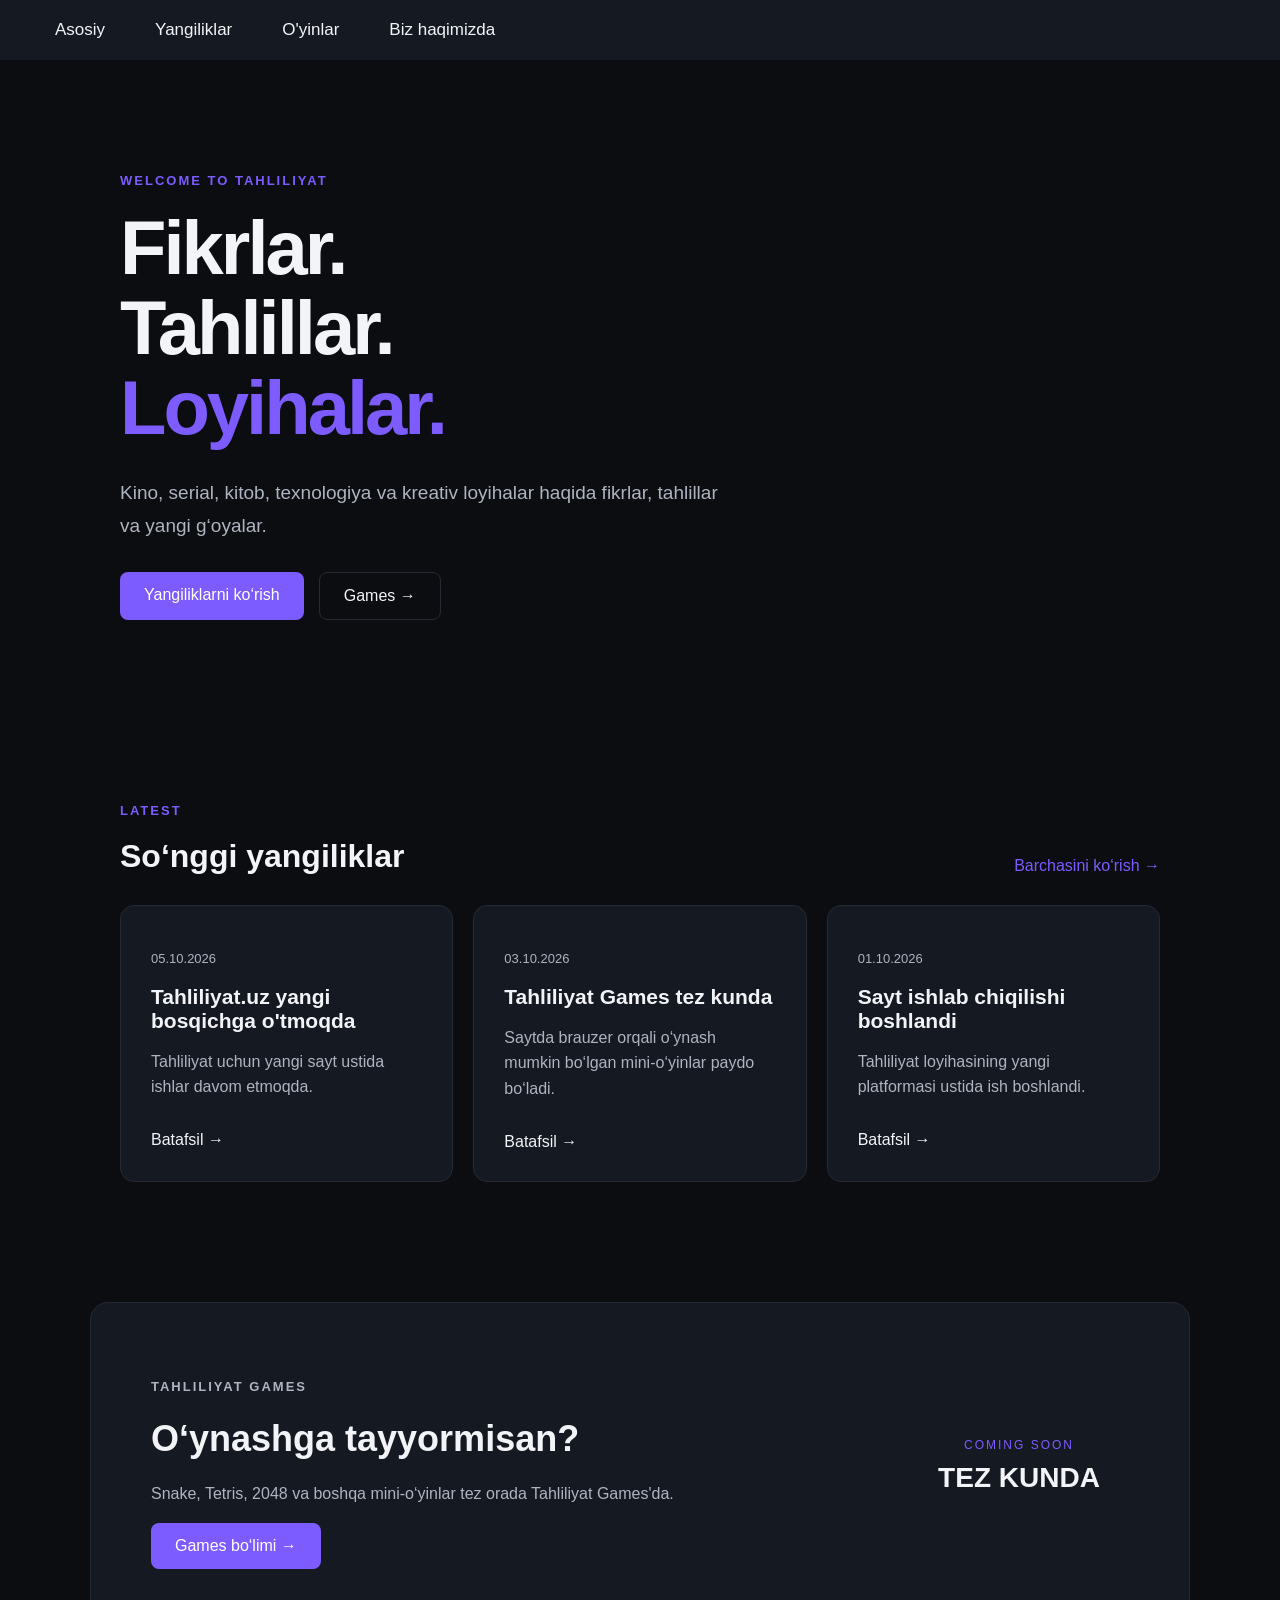
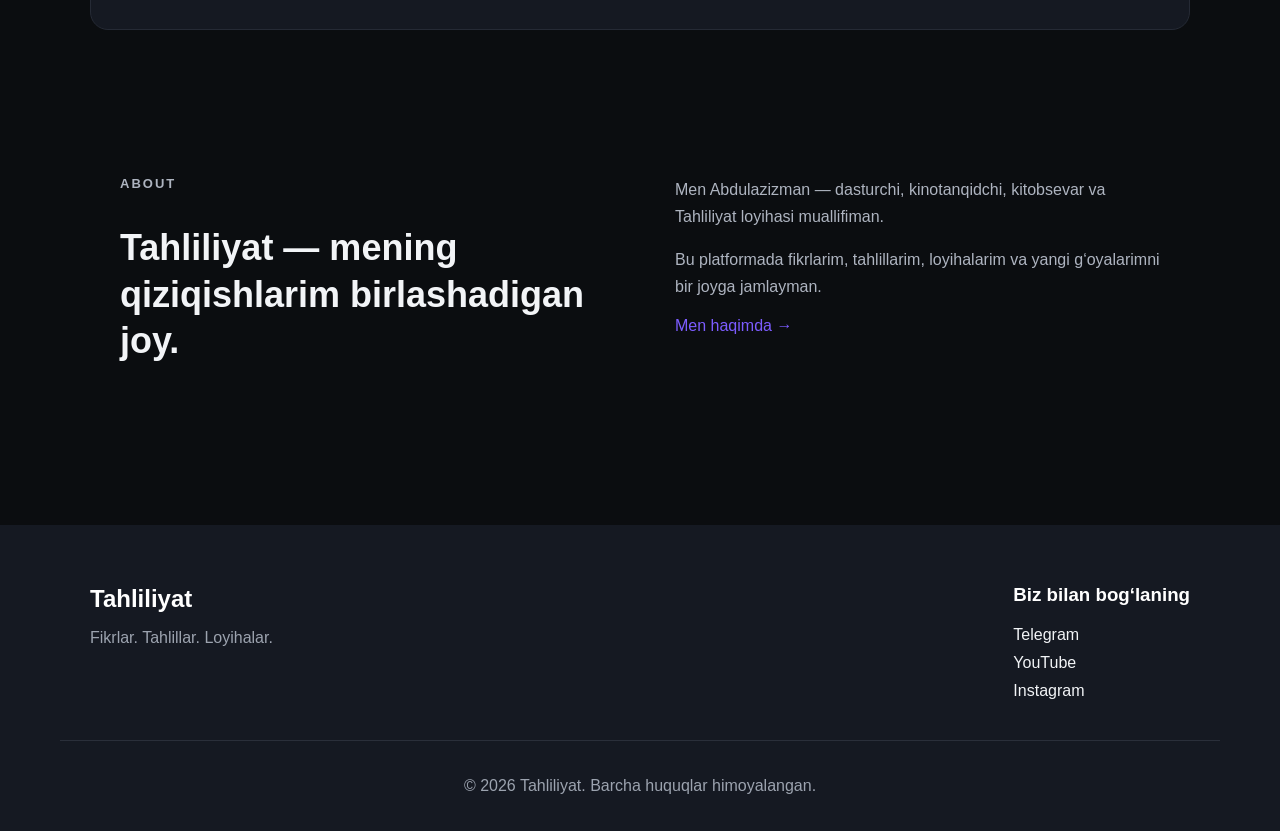
<file: index.html>
<!DOCTYPE html>
<html lang="en">
<head>
    <meta charset="UTF-8">
    <meta name="viewport" content="width=device-width, initial-scale=1.0">
    <title>Tahliliyat</title>
    <link rel="stylesheet" href="style.css">
</head>
<body>
   <!-- NAVBAR -->
    <nav>
        <ul>
            <li><a href="index.html">Asosiy</a></li>
            <li><a href="news.html">Yangiliklar</a></li>
            <li><a href="games/index.html">O'yinlar</a></li>
            <li><a href="contact.html">Biz haqimizda</a></li>
        </ul>
    </nav>

 <!-- HERO -->

    <section class="hero">

        <div class="hero-content">

            <p class="hero-label">WELCOME TO TAHLILIYAT</p>

            <h1>
                Fikrlar.<br>
                Tahlillar.<br>
                <span>Loyihalar.</span>
            </h1>

            <p class="hero-description">
                Kino, serial, kitob, texnologiya va kreativ loyihalar
                haqida fikrlar, tahlillar va yangi g‘oyalar.
            </p>

            <div class="hero-buttons">
                <a href="news.html" class="btn primary-btn">
                    Yangiliklarni ko‘rish
                </a>

                <a href="games/index.html" class="btn secondary-btn">
                    Games →
                </a>
            </div>

        </div>

    </section>


    <!-- LATEST NEWS -->

    <section class="home-section">

        <div class="section-header">
            <div>
                <p class="section-label">LATEST</p>
                <h2>So‘nggi yangiliklar</h2>
            </div>

            <a href="news.html">Barchasini ko‘rish →</a>
        </div>


        <div class="news-preview">

            <article class="home-news-card">

                <p class="news-date">05.10.2026</p>

                <h3>
                    Tahliliyat.uz yangi bosqichga o'tmoqda
                </h3>

                <p>
                    Tahliliyat uchun yangi sayt ustida ishlar
                    davom etmoqda.
                </p>

                <a href="news.html">Batafsil →</a>

            </article>


            <article class="home-news-card">

                <p class="news-date">03.10.2026</p>

                <h3>
                    Tahliliyat Games tez kunda
                </h3>

                <p>
                    Saytda brauzer orqali o‘ynash mumkin bo‘lgan
                    mini-o‘yinlar paydo bo‘ladi.
                </p>

                <a href="news.html">Batafsil →</a>

            </article>


            <article class="home-news-card">

                <p class="news-date">01.10.2026</p>

                <h3>
                    Sayt ishlab chiqilishi boshlandi
                </h3>

                <p>
                    Tahliliyat loyihasining yangi platformasi
                    ustida ish boshlandi.
                </p>

                <a href="news.html">Batafsil →</a>

            </article>

        </div>

    </section>


    <!-- GAMES -->

    <section class="games-preview">

        <div class="games-text">

            <p class="section-label">TAHLILIYAT GAMES</p>

            <h2>O‘ynashga tayyormisan?</h2>

            <p>
                Snake, Tetris, 2048 va boshqa mini-o‘yinlar
                tez orada Tahliliyat Games'da.
            </p>

            <a href="games/index.html" class="btn primary-btn">
                Games bo‘limi →
            </a>

        </div>


        <div class="games-status">
            <span>COMING SOON</span>
            <strong>TEZ KUNDA</strong>
        </div>

    </section>


    <!-- ABOUT PREVIEW -->

    <section class="about-preview">

        <div>
            <p class="section-label">ABOUT</p>

            <h2>
                Tahliliyat — mening
                qiziqishlarim birlashadigan joy.
            </h2>
        </div>

        <div>

            <p>
                Men Abdulazizman — dasturchi, kinotanqidchi,
                kitobsevar va Tahliliyat loyihasi muallifiman.
            </p>

            <p>
                Bu platformada fikrlarim, tahlillarim,
                loyihalarim va yangi g‘oyalarimni bir joyga
                jamlayman.
            </p>

            <a href="contact.html">
                Men haqimda →
            </a>

        </div>

    </section>

<!-- footer section start -->
    <footer class="footer">

    <div class="footer-content">

        <div class="footer-about">
            <h2>Tahliliyat</h2>
            <p>
                Fikrlar. Tahlillar. Loyihalar.
            </p>
        </div>

        <div class="footer-links">
            <h3>Biz bilan bog‘laning</h3>

            <a href="https://t.me/tahliliyat" target="_blank">
                Telegram
            </a>

            <a href="" target="_blank">
                YouTube
            </a>

            <a href="" target="_blank">
                Instagram
            </a>
        </div>

    </div>

    <div class="footer-bottom">
        <p>© 2026 Tahliliyat. Barcha huquqlar himoyalangan.</p>
    </div>
</footer>
<!-- footer sectoin end-->
</body>
</html>
</file>
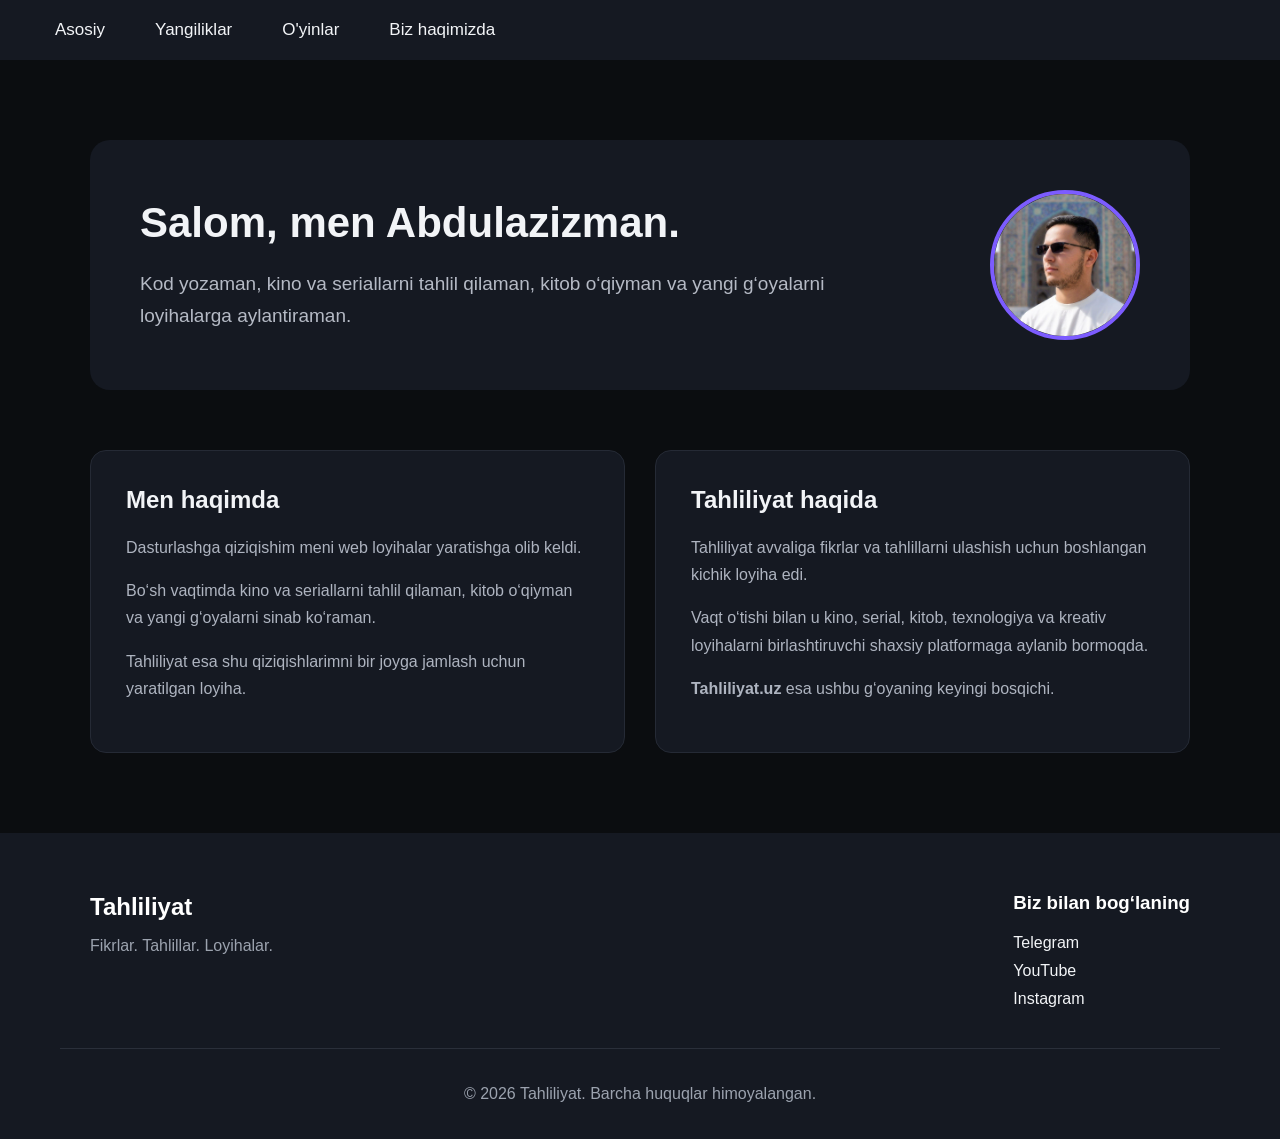
<file: contact.html>
<!DOCTYPE html>
<html lang="en">
<head>
    <meta charset="UTF-8">
    <meta name="viewport" content="width=device-width, initial-scale=1.0">
    <link rel="stylesheet" href="style.css">
    <title>Biz haqimizda</title>

</head>
<body>
  <!-- NAVBAR -->
    <nav>
        <ul>
            <li><a href="index.html">Asosiy</a></li>
            <li><a href="news.html">Yangiliklar</a></li>
            <li><a href="games/index.html">O'yinlar</a></li>
            <li><a href="contact.html">Biz haqimizda</a></li>
        </ul>
    </nav>


    <!-- ABOUT HERO -->
    <section class="ceocard">

        <div class="ceocard-text">
            <h1>Salom, men Abdulazizman.</h1>

            <p>
                Kod yozaman, kino va seriallarni tahlil qilaman,
                kitob o‘qiyman va yangi g‘oyalarni loyihalarga aylantiraman.
            </p>
        </div>

        <img
            src="ceocardimg.jpg"
            alt="Abdulaziz"
            class="ceocardimg"
        >

    </section>


    <!-- ABOUT CARDS -->
    <section class="about-cards">

        <!-- MEN HAQIMDA -->
        <div class="card">

            <h2>Men haqimda</h2>

            <p>
                Dasturlashga qiziqishim meni web loyihalar yaratishga
                olib keldi.
            </p>

            <p>
                Bo‘sh vaqtimda kino va seriallarni tahlil qilaman,
                kitob o‘qiyman va yangi g‘oyalarni sinab ko‘raman.
            </p>

            <p>
                Tahliliyat esa shu qiziqishlarimni bir joyga
                jamlash uchun yaratilgan loyiha.
            </p>

        </div>


        <!-- TAHLILIYAT HAQIDA -->
        <div class="card">

            <h2>Tahliliyat haqida</h2>

            <p>
                Tahliliyat avvaliga fikrlar va tahlillarni ulashish
                uchun boshlangan kichik loyiha edi.
            </p>

            <p>
                Vaqt o‘tishi bilan u kino, serial, kitob,
                texnologiya va kreativ loyihalarni birlashtiruvchi
                shaxsiy platformaga aylanib bormoqda.
            </p>

            <p>
                <strong>Tahliliyat.uz</strong> esa ushbu g‘oyaning
                keyingi bosqichi.
            </p>

        </div>

    </section>
<!-- footer section start -->
    <footer class="footer">

    <div class="footer-content">

        <div class="footer-about">
            <h2>Tahliliyat</h2>
            <p>
                Fikrlar. Tahlillar. Loyihalar.
            </p>
        </div>

        <div class="footer-links">
            <h3>Biz bilan bog‘laning</h3>

            <a href="https://t.me/tahliliyat" target="_blank">
                Telegram
            </a>

            <a href="" target="_blank">
                YouTube
            </a>

            <a href="" target="_blank">
                Instagram
            </a>
        </div>

    </div>

    <div class="footer-bottom">
        <p>© 2026 Tahliliyat. Barcha huquqlar himoyalangan.</p>
    </div>
</footer>
<!-- footer sectoin end-->
</body>
</html>
</file>
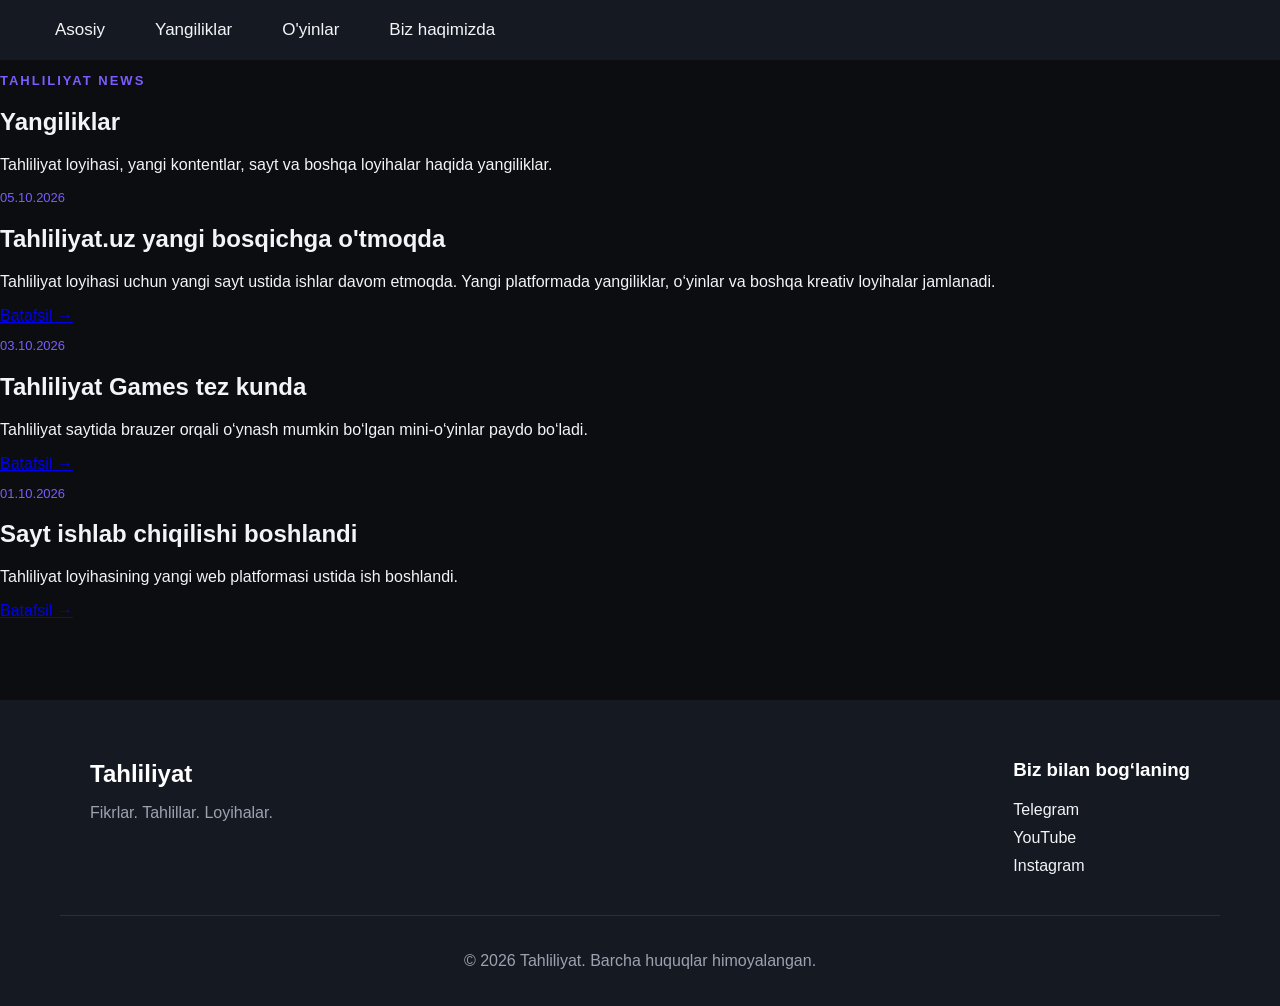
<file: news.html>
<!DOCTYPE html>
<html lang="en">
<head>
    <meta charset="UTF-8">
    <meta name="viewport" content="width=device-width, initial-scale=1.0">
    <link rel="stylesheet" href="style.css">
    <title>Yangiliklar</title>
</head>
<body>
   <!-- NAVBAR -->
    <nav>
        <ul>
            <li><a href="index.html">Asosiy</a></li>
            <li><a href="news.html">Yangiliklar</a></li>
            <li><a href="games/index.html">O'yinlar</a></li>
            <li><a href="contact.html">Biz haqimizda</a></li>
        </ul>
    </nav>

<main>
        <!-- NEWS HEADER -->

        <section class="news-header">

            <p class="section-label">TAHLILIYAT NEWS</p>

            <h1>Yangiliklar</h1>

            <p>
                Tahliliyat loyihasi, yangi kontentlar,
                sayt va boshqa loyihalar haqida yangiliklar.
            </p>

        </section>


        <!-- NEWS LIST -->

        <section class="news-list">


            <article class="news-card">

                <p class="news-date">05.10.2026</p>

                <h2>
                    Tahliliyat.uz yangi bosqichga o'tmoqda
                </h2>

                <p>
                    Tahliliyat loyihasi uchun yangi sayt
                    ustida ishlar davom etmoqda. Yangi
                    platformada yangiliklar, o‘yinlar va
                    boshqa kreativ loyihalar jamlanadi.
                </p>

                <a href="#">
                    Batafsil →
                </a>

            </article>


            <article class="news-card">

                <p class="news-date">03.10.2026</p>

                <h2>
                    Tahliliyat Games tez kunda
                </h2>

                <p>
                    Tahliliyat saytida brauzer orqali
                    o‘ynash mumkin bo‘lgan mini-o‘yinlar
                    paydo bo‘ladi.
                </p>

                <a href="#">
                    Batafsil →
                </a>

            </article>


            <article class="news-card">

                <p class="news-date">01.10.2026</p>

                <h2>
                    Sayt ishlab chiqilishi boshlandi
                </h2>

                <p>
                    Tahliliyat loyihasining yangi web
                    platformasi ustida ish boshlandi.
                </p>

                <a href="#">
                    Batafsil →
                </a>

            </article>


        </section>

    </main>

<!-- footer section start -->
    <footer class="footer">

    <div class="footer-content">

        <div class="footer-about">
            <h2>Tahliliyat</h2>
            <p>
                Fikrlar. Tahlillar. Loyihalar.
            </p>
        </div>

        <div class="footer-links">
            <h3>Biz bilan bog‘laning</h3>

            <a href="https://t.me/tahliliyat" target="_blank">
                Telegram
            </a>

            <a href="" target="_blank">
                YouTube
            </a>

            <a href="" target="_blank">
                Instagram
            </a>
        </div>

    </div>

    <div class="footer-bottom">
        <p>© 2026 Tahliliyat. Barcha huquqlar himoyalangan.</p>
    </div>
</footer>
<!-- footer sectoin end-->




</body>
</html>
</file>
<file: style.css>
/* UMUMIY */

* {
    box-sizing: border-box;
}

body {
    margin: 0;
    font-family: Arial, sans-serif;
    background-color: #0b0d10;
    color: #f2f4f7;
}


/* NAVBAR */

nav {
    background-color: #151922;
}

nav ul {
    margin: 0;
    padding: 0 30px;
    list-style-type: none;
    display: flex;
    align-items: center;
}

nav li {
    margin: 0;
}

nav a {
    display: block;
    padding: 20px 25px;
    color: #f2f4f7;
    text-decoration: none;
    font-size: 17px;
}

nav a:hover {
    background-color: #7c5cff;
    color: white;
}

/* =========================
   HOME
========================= */

.hero {
    min-height: 600px;
    max-width: 1100px;
    margin: 0 auto;
    padding: 100px 30px;

    display: flex;
    align-items: center;
}


.hero-content {
    max-width: 750px;
}


.hero-label,
.section-label {
    color: #7c5cff;
    font-size: 13px;
    font-weight: bold;
    letter-spacing: 2px;
    margin-bottom: 20px;
}


.hero h1 {
    margin: 0;
    font-size: 76px;
    line-height: 1.05;
    letter-spacing: -3px;
}


.hero h1 span {
    color: #7c5cff;
}


.hero-description {
    max-width: 600px;
    margin: 30px 0;
    color: #aeb4c0;
    font-size: 19px;
    line-height: 1.7;
}


.hero-buttons {
    display: flex;
    gap: 15px;
}


.btn {
    display: inline-block;
    padding: 14px 24px;
    border-radius: 8px;
    text-decoration: none;
    transition: 0.3s;
}


.primary-btn {
    background-color: #7c5cff;
    color: white;
}


.primary-btn:hover {
    background-color: #6848e8;
}


.secondary-btn {
    border: 1px solid #252a35;
    color: #f2f4f7;
}


.secondary-btn:hover {
    border-color: #7c5cff;
}


/* =========================
   SECTIONS
========================= */

.home-section {
    max-width: 1100px;
    margin: 0 auto;
    padding: 70px 30px;
}


.section-header {
    display: flex;
    justify-content: space-between;
    align-items: end;
    margin-bottom: 30px;
}


.section-header h2 {
    margin: 0;
    font-size: 32px;
}


.section-header a {
    color: #7c5cff;
    text-decoration: none;
}


/* =========================
   NEWS CARDS
========================= */

.news-preview {
    display: grid;
    grid-template-columns: repeat(3, 1fr);
    gap: 20px;
}


.home-news-card {
    padding: 30px;

    background-color: #151922;
    border: 1px solid #252a35;
    border-radius: 14px;

    transition: 0.3s;
}


.home-news-card:hover {
    transform: translateY(-5px);
    border-color: #7c5cff;
}


.news-date {
    color: #7c5cff;
    font-size: 13px;
}


.home-news-card h3 {
    margin: 15px 0;
    font-size: 21px;
}


.home-news-card p {
    color: #aeb4c0;
    line-height: 1.6;
}


.home-news-card a {
    display: inline-block;
    margin-top: 15px;

    color: #f2f4f7;
    text-decoration: none;
}


/* =========================
   GAMES
========================= */

.games-preview {
    max-width: 1100px;
    margin: 50px auto;
    padding: 60px;

    display: flex;
    justify-content: space-between;
    align-items: center;
    gap: 40px;

    background-color: #151922;
    border: 1px solid #252a35;
    border-radius: 18px;
}


.games-text {
    max-width: 600px;
}


.games-preview h2 {
    font-size: 36px;
    margin: 10px 0 20px;
}


.games-preview p {
    color: #aeb4c0;
    line-height: 1.7;
}


.games-status {
    min-width: 220px;
    text-align: center;
}


.games-status span {
    display: block;
    color: #7c5cff;
    font-size: 12px;
    letter-spacing: 2px;
}


.games-status strong {
    display: block;
    margin-top: 10px;
    font-size: 28px;
}


/* =========================
   ABOUT PREVIEW
========================= */

.about-preview {
    max-width: 1100px;
    margin: 100px auto;
    padding: 30px;

    display: grid;
    grid-template-columns: 1fr 1fr;
    gap: 70px;
}


.about-preview h2 {
    font-size: 36px;
    line-height: 1.3;
}


.about-preview p {
    color: #aeb4c0;
    line-height: 1.7;
}


.about-preview a {
    color: #7c5cff;
    text-decoration: none;
}

/* ABOUT HERO */

.ceocard {
    max-width: 1100px;
    margin: 80px auto 60px;
    padding: 50px;
    display: flex;
    align-items: center;
    justify-content: space-between;
    gap: 50px;

    background-color: #151922;
    border-radius: 20px;
}


/* HERO TEXT */

.ceocard-text {
    max-width: 700px;
}

.ceocard-text h1 {
    margin: 0 0 20px;
    font-size: 42px;
    line-height: 1.2;
}

.ceocard-text p {
    margin: 0;
    color: #b5bac5;
    font-size: 19px;
    line-height: 1.7;
}


/* CEO IMAGE */

.ceocardimg {
    width: 150px;
    height: 150px;
    border-radius: 50%;
    object-fit: cover;

    border: 4px solid #7c5cff;
}


/* CARDS SECTION */

.about-cards {
    max-width: 1100px;
    margin: 0 auto 80px;

    display: flex;
    gap: 30px;
}


/* CARD */

.card {
    flex: 1;
    padding: 35px;

    background-color: #151922;
    border: 1px solid #252a35;
    border-radius: 16px;
}

.card h2 {
    margin-top: 0;
    margin-bottom: 20px;
    color: #f2f4f7;
}

.card p {
    color: #aeb4c0;
    font-size: 16px;
    line-height: 1.7;
    margin-bottom: 15px;
}


/* CARD HOVER */

.card:hover {
    border-color: #7c5cff;
    transform: translateY(-5px);
    transition: 0.3s;
}

.footer {
    margin-top: 80px;
    padding: 40px 60px 20px;
    background-color: #151922;
    color: white;
}

.footer-content {
    display: flex;
    justify-content: space-between;
    max-width: 1100px;
    margin: 0 auto;
}

.footer-about h2 {
    margin-bottom: 10px;
}

.footer-about p {
    color: #9ca3af;
}

.footer-links {
    display: flex;
    flex-direction: column;
    gap: 10px;
}

.footer-links h3 {
    margin-bottom: 10px;
}

.footer-links a {
    color: #f2f4f7;
    text-decoration: none;
}

.footer-links a:hover {
    color: #7c5cff;
}

.footer-bottom {
    margin-top: 40px;
    padding-top: 20px;
    border-top: 1px solid #2a2f3a;
    text-align: center;
    color: #9ca3af;
}
</file>
